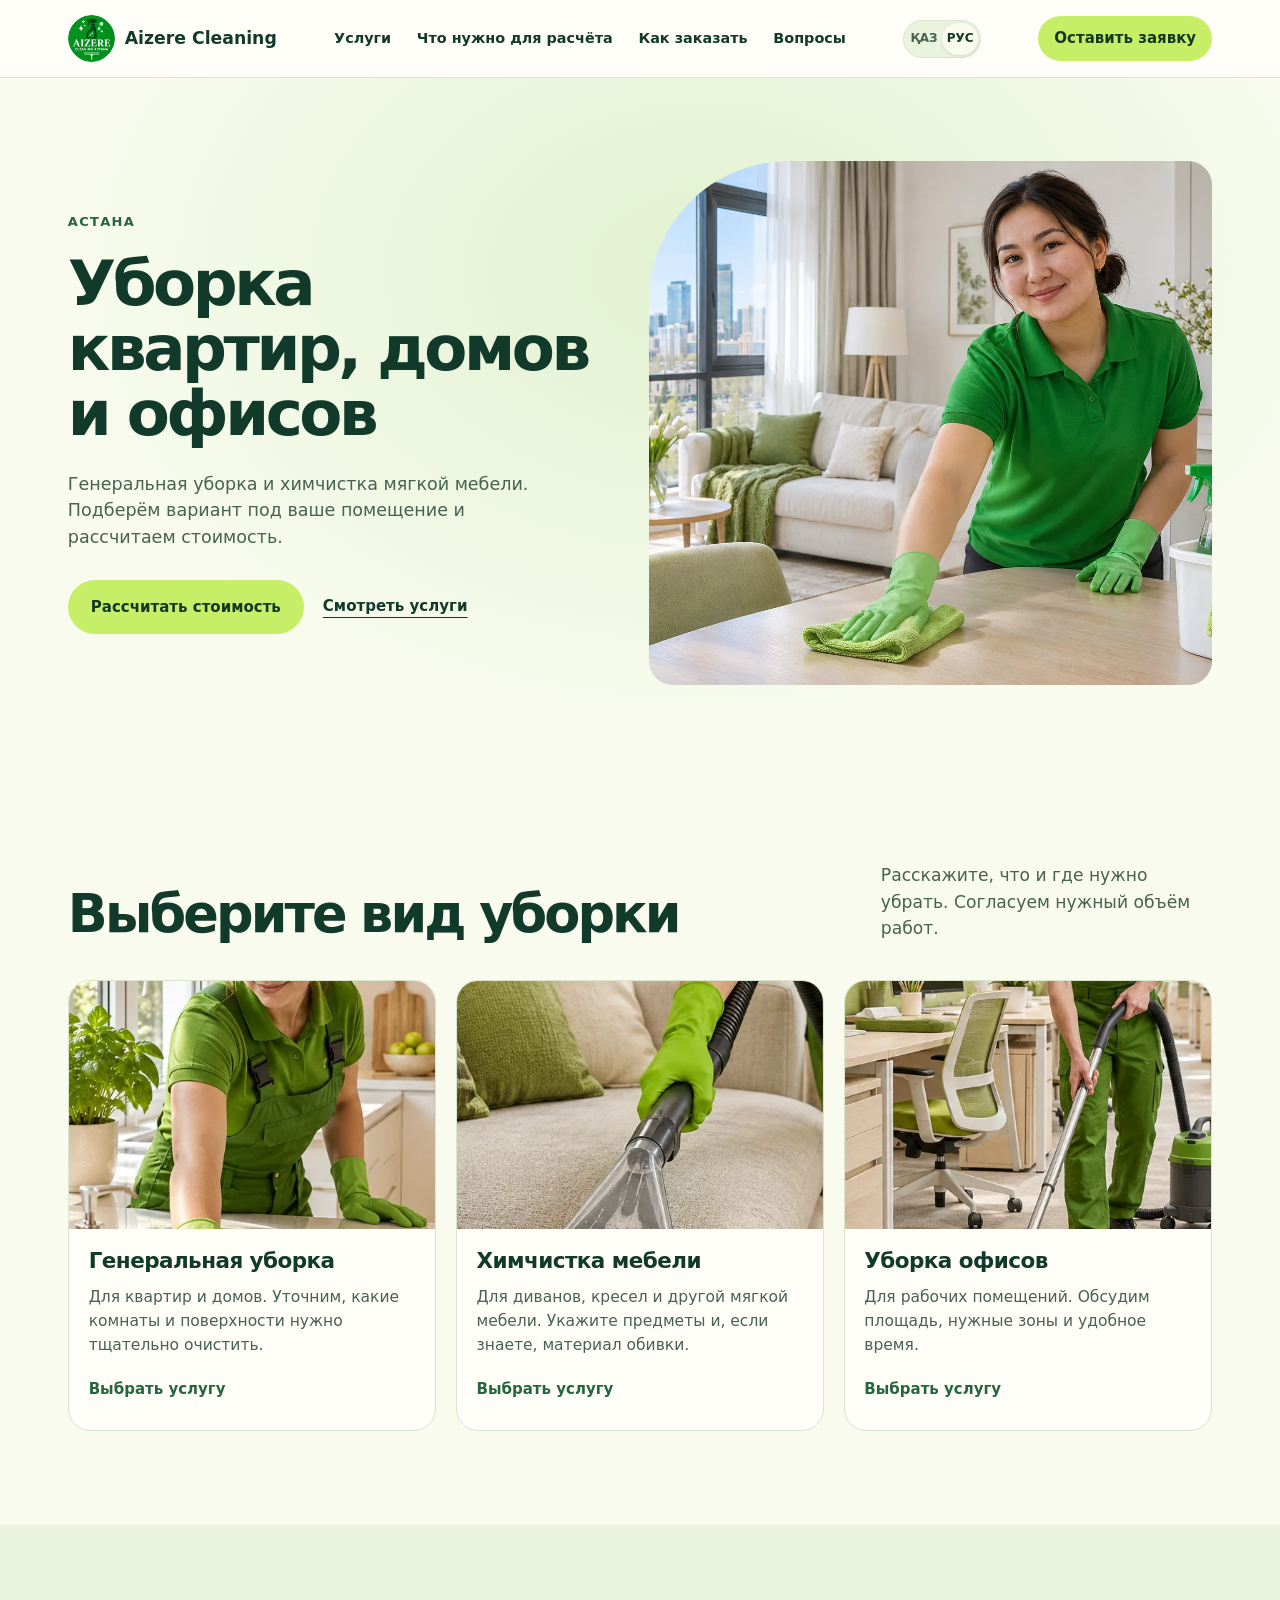
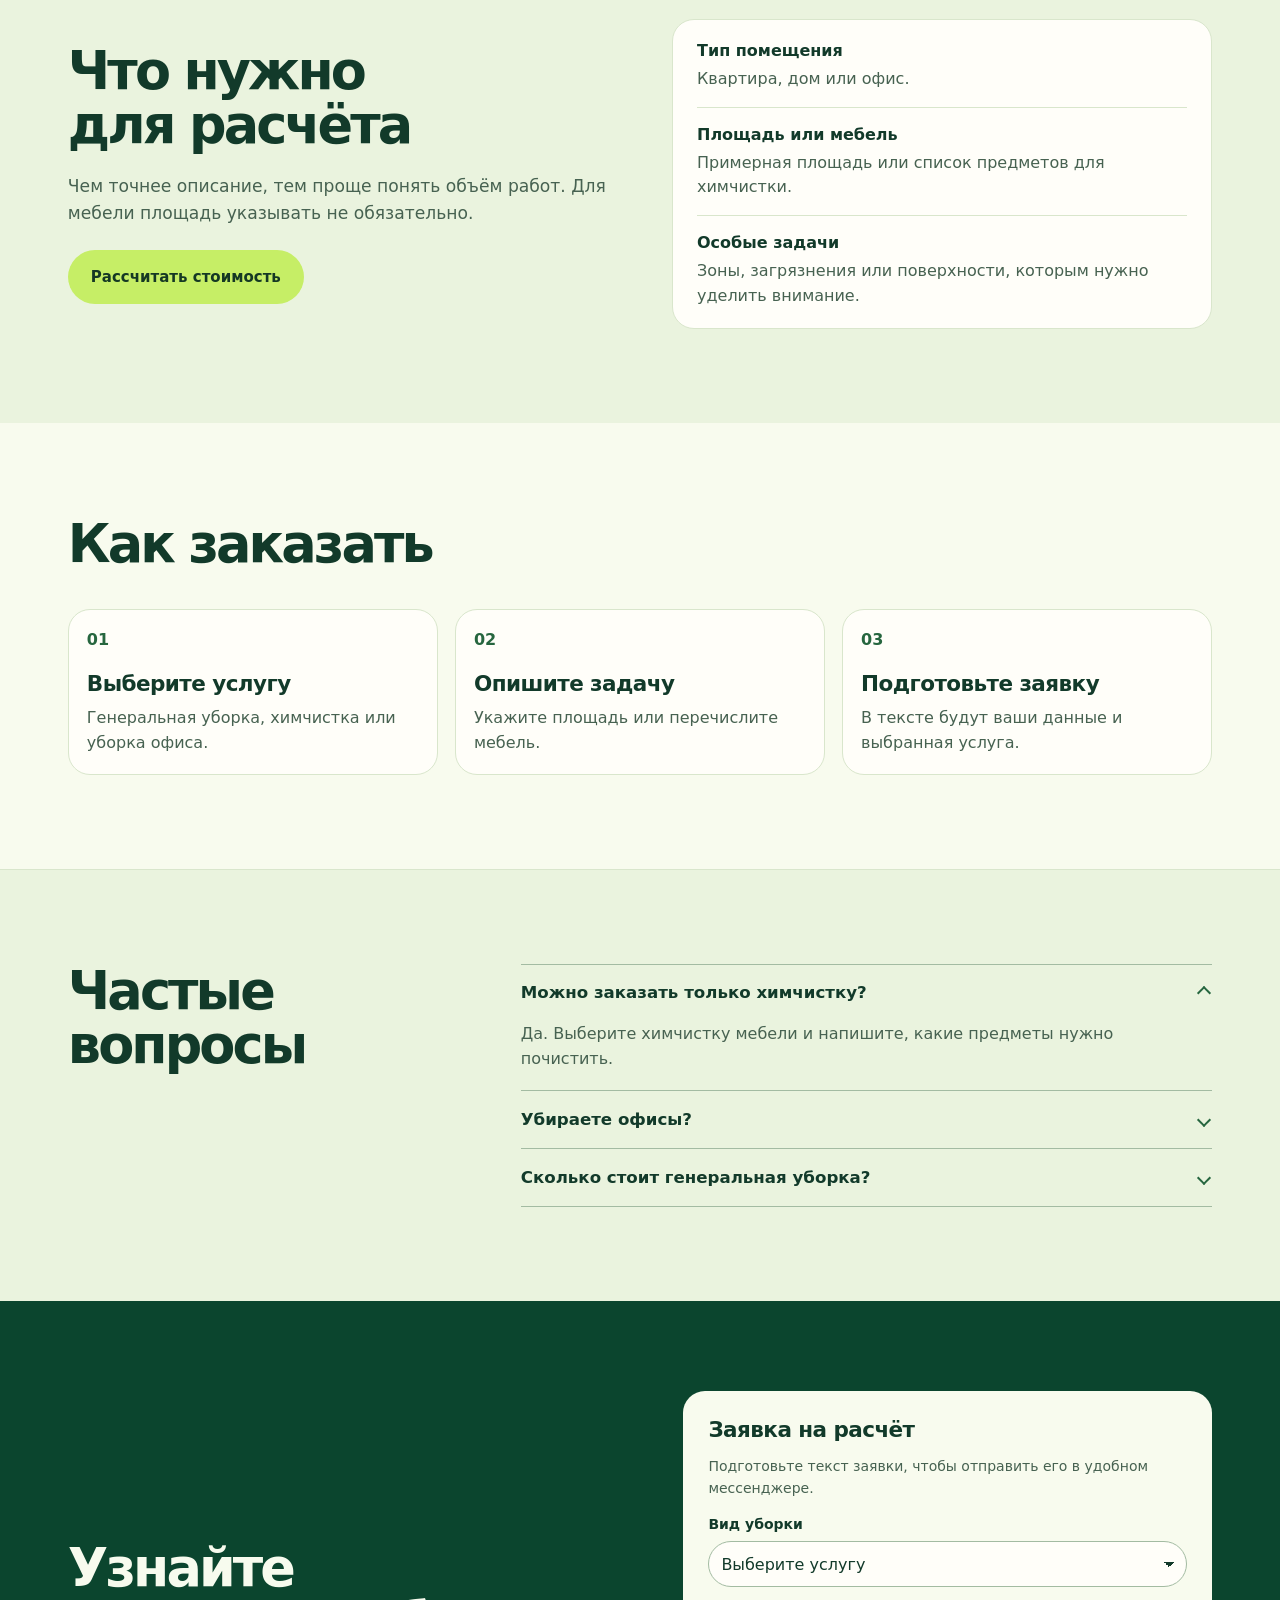
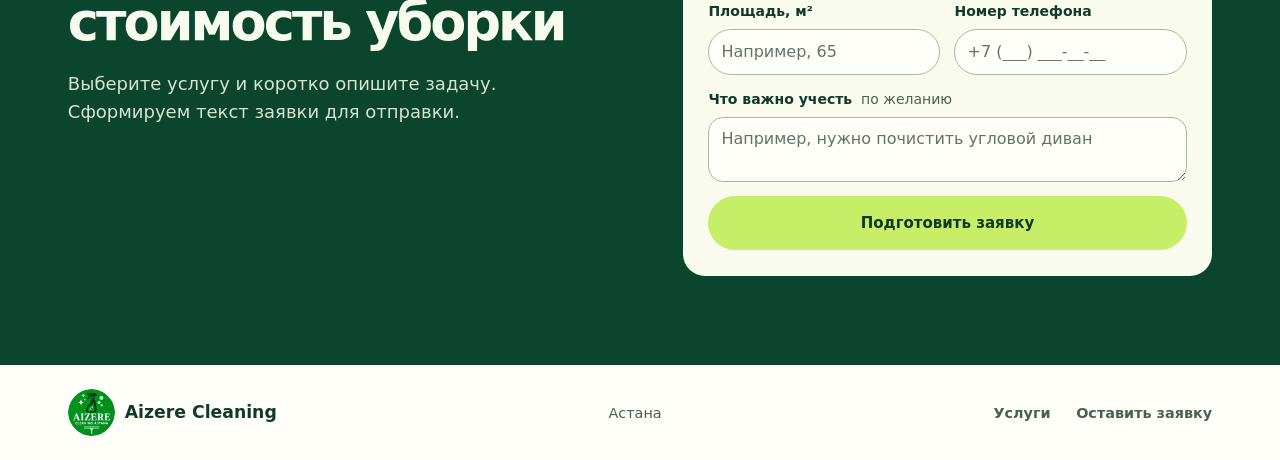
<file: index.html>
<!doctype html>
<html lang="ru">
<head>
  <meta charset="utf-8">
  <meta name="viewport" content="width=device-width, initial-scale=1">
  <meta name="description" content="Генеральная уборка и химчистка мягкой мебели. Подберём вариант под ваше помещение и рассчитаем стоимость.">
  <meta name="theme-color" content="#f7fbef">
  <title>Aizere Cleaning | Уборка квартир, домов и офисов</title>
  <link rel="alternate" hreflang="ru" href="index.html">
  <link rel="alternate" hreflang="kk" href="kk.html">
  <link rel="icon" href="assets/logo.png" type="image/png">
  <link rel="stylesheet" href="shared/landing.css">
  <link rel="stylesheet" href="shared/brand.css">
  <script src="shared/landing.js" defer></script>
</head>
<body class="aizere_cleaning" id="top" data-brand="Aizere Cleaning">
  <a class="skip-link" href="#main">Перейти к содержанию</a>
  <header class="top">
    <div class="wrap top-inner">
      <a class="logo" href="#top" aria-label="Aizere Cleaning — в начало"><img src="assets/logo.png" alt="" decoding="async"><span>Aizere<span class="logo-suffix"> Cleaning</span></span></a>
      <nav class="language-switch" aria-label="Язык сайта">
        <a href="kk.html" hreflang="kk" lang="kk" aria-label="Қазақша" data-language-link>ҚАЗ</a>
        <a href="index.html" hreflang="ru" lang="ru" aria-label="Русский" aria-current="page" data-language-link>РУС</a>
      </nav>
      <button class="menu-toggle" type="button" aria-label="Открыть меню" aria-expanded="false" aria-controls="site-nav" hidden>
        <span class="menu-icon" aria-hidden="true"><span></span><span></span><span></span></span>
        <span class="menu-label">Меню</span>
      </button>
      <nav class="nav" id="site-nav" aria-label="Главное меню">
        <a href="#services">Услуги</a>
        <a href="#details">Что нужно для расчёта</a>
        <a href="#process">Как заказать</a>
        <a href="#faq">Вопросы</a>
        <a class="mobile-menu-cta" href="#contact">Оставить заявку</a>
      </nav>
      <a class="button top-cta" href="#contact">Оставить заявку</a>
    </div>
    <div class="scroll-progress" aria-hidden="true"></div>
  </header>
  <main id="main">
    <section class="hero client-hero" aria-labelledby="hero-title">
      <div class="wrap hero-grid">
        <div class="hero-text">
          <p class="kicker">Астана</p>
          <h1 id="hero-title">Уборка квартир, домов и офисов</h1>

          <p class="description">Генеральная уборка и химчистка мягкой мебели. Подберём вариант под ваше помещение и рассчитаем стоимость.</p>
          <div class="hero-cta">
            <a class="button" href="#contact">Рассчитать стоимость</a>
            <a class="hero-link" href="#services">Смотреть услуги</a>
          </div>
        </div>
        <img class="hero-photo" src="assets/hero.webp" alt="Клинер в зелёной форме протирает стол в светлой квартире" width="1536" height="1024" fetchpriority="high">
      </div>
    </section>
    <section id="services" class="pad services" aria-labelledby="services-title">
      <div class="wrap">
        <div class="section-title" data-reveal>
          <h2 id="services-title">Выберите вид уборки</h2>
          <p class="aside">Расскажите, что и где нужно убрать. Согласуем нужный объём работ.</p>
        </div>
        <div class="cards">
          <article class="card" data-reveal>
            <div class="card-media"><img src="assets/service-1.webp" alt="" loading="lazy" width="512" height="1024"></div>
            <div class="card-body">
              <h3>Генеральная уборка</h3>
              <p>Для квартир и домов. Уточним, какие комнаты и поверхности нужно тщательно очистить.</p>
              <a class="service-link" href="#contact" data-service="Генеральная уборка">Выбрать услугу<span class="sr-only"> · Генеральная уборка</span></a>
            </div>
          </article>
          <article class="card" data-reveal>
            <div class="card-media"><img src="assets/service-2.webp" alt="" loading="lazy" width="512" height="1024"></div>
            <div class="card-body">
              <h3>Химчистка мебели</h3>
              <p>Для диванов, кресел и другой мягкой мебели. Укажите предметы и, если знаете, материал обивки.</p>
              <a class="service-link" href="#contact" data-service="Химчистка мебели">Выбрать услугу<span class="sr-only"> · Химчистка мебели</span></a>
            </div>
          </article>
          <article class="card" data-reveal>
            <div class="card-media"><img src="assets/service-3.webp" alt="" loading="lazy" width="512" height="1024"></div>
            <div class="card-body">
              <h3>Уборка офисов</h3>
              <p>Для рабочих помещений. Обсудим площадь, нужные зоны и удобное время.</p>
              <a class="service-link" href="#contact" data-service="Уборка офисов">Выбрать услугу<span class="sr-only"> · Уборка офисов</span></a>
            </div>
          </article>
        </div>
      </div>
    </section>
    <section id="details" class="pad quote-guide" aria-labelledby="details-title">
      <div class="wrap split" data-reveal>
        <div>
          <h2 id="details-title">Что нужно для расчёта</h2>
          <p class="intro">Чем точнее описание, тем проще понять объём работ. Для мебели площадь указывать не обязательно.</p>
          <a class="button" href="#contact">Рассчитать стоимость</a>
        </div>
        <dl>
          <div><dt>Тип помещения</dt><dd>Квартира, дом или офис.</dd></div>
          <div><dt>Площадь или мебель</dt><dd>Примерная площадь или список предметов для химчистки.</dd></div>
          <div><dt>Особые задачи</dt><dd>Зоны, загрязнения или поверхности, которым нужно уделить внимание.</dd></div>
        </dl>
      </div>
    </section>
    <section id="process" class="pad standards" aria-labelledby="process-title">
      <div class="wrap">
        <div class="section-title" data-reveal><h2 id="process-title">Как заказать</h2></div>
        <ol class="steps" role="list">
          <li class="step" data-reveal>
            <span class="step-number" aria-hidden="true">01</span>
            <h3>Выберите услугу</h3>
            <p>Генеральная уборка, химчистка или уборка офиса.</p>
          </li>
          <li class="step" data-reveal>
            <span class="step-number" aria-hidden="true">02</span>
            <h3>Опишите задачу</h3>
            <p>Укажите площадь или перечислите мебель.</p>
          </li>
          <li class="step" data-reveal>
            <span class="step-number" aria-hidden="true">03</span>
            <h3>Подготовьте заявку</h3>
            <p>В тексте будут ваши данные и выбранная услуга.</p>
          </li>
        </ol>
      </div>
    </section>
    <section id="faq" class="pad faq" aria-labelledby="faq-title">
      <div class="wrap" data-reveal>
        <h2 id="faq-title">Частые вопросы</h2>
        <div>
          <details name="faq" open>
            <summary>Можно заказать только химчистку?</summary>
            <p>Да. Выберите химчистку мебели и напишите, какие предметы нужно почистить.</p>
          </details>
          <details name="faq">
            <summary>Убираете офисы?</summary>
            <p>Да. Для расчёта укажите площадь офиса и какие помещения нужно убрать.</p>
          </details>
          <details name="faq">
            <summary>Сколько стоит генеральная уборка?</summary>
            <p>Стоимость зависит от площади и объёма работ. Укажите эти данные, чтобы запросить расчёт.</p>
          </details>
        </div>
      </div>
    </section>
    <section class="contact" id="contact" aria-labelledby="contact-title">
      <div class="wrap">
        <div data-reveal>
          <h2 id="contact-title">Узнайте стоимость уборки</h2>
          <p>Выберите услугу и коротко опишите задачу. Сформируем текст заявки для отправки.</p>
        </div>
        <form id="quote-form" data-reveal>
          <h3 class="full">Заявка на расчёт</h3>
          <p class="form-hint full">Подготовьте текст заявки, чтобы отправить его в удобном мессенджере.</p>
          <label class="full" for="service">Вид уборки
            <select id="service" name="service" required>
              <option value="">Выберите услугу</option>
              <option>Генеральная уборка</option>
              <option>Химчистка мебели</option>
              <option>Уборка офисов</option>
            </select>
          </label>
          <label for="area">Площадь, м²
            <input id="area" name="area" type="number" min="1" step="any" inputmode="decimal" placeholder="Например, 65">
          </label>
          <label for="phone">Номер телефона
            <input id="phone" name="phone" type="tel" autocomplete="tel" inputmode="tel" maxlength="32" placeholder="+7 (___) ___-__-__" required>
          </label>
          <label class="full" for="notes">Что важно учесть <span>по желанию</span>
            <textarea id="notes" name="notes" rows="2" maxlength="500" placeholder="Например, нужно почистить угловой диван"></textarea>
          </label>
          <button class="button full" type="submit" disabled>Подготовить заявку</button>
          <noscript class="full"><p class="form-hint">Включите JavaScript, чтобы подготовить текст заявки.</p></noscript>
          <div class="form-result full" id="quote-result" hidden>
            <p class="result-status" id="quote-status" role="status"></p>
            <label for="quote-message">Текст заявки</label>
            <textarea id="quote-message" rows="5" readonly></textarea>
            <div class="result-actions">
              <button class="button button-outline" id="quote-copy" type="button">Скопировать</button>
              <button class="button" id="quote-share" type="button" hidden>Поделиться</button>
            </div>
          </div>
        </form>
      </div>
    </section>
  </main>
  <footer class="foot">
    <div class="wrap">
      <a class="logo" href="#top" aria-label="Aizere Cleaning — в начало"><img src="assets/logo.png" alt="" decoding="async"><span>Aizere Cleaning</span></a>
      <span>Астана</span>
      <nav aria-label="Подвал">
        <a href="#services">Услуги</a>
        <a href="#contact">Оставить заявку</a>
      </nav>
    </div>
  </footer>
</body>
</html>
</file>
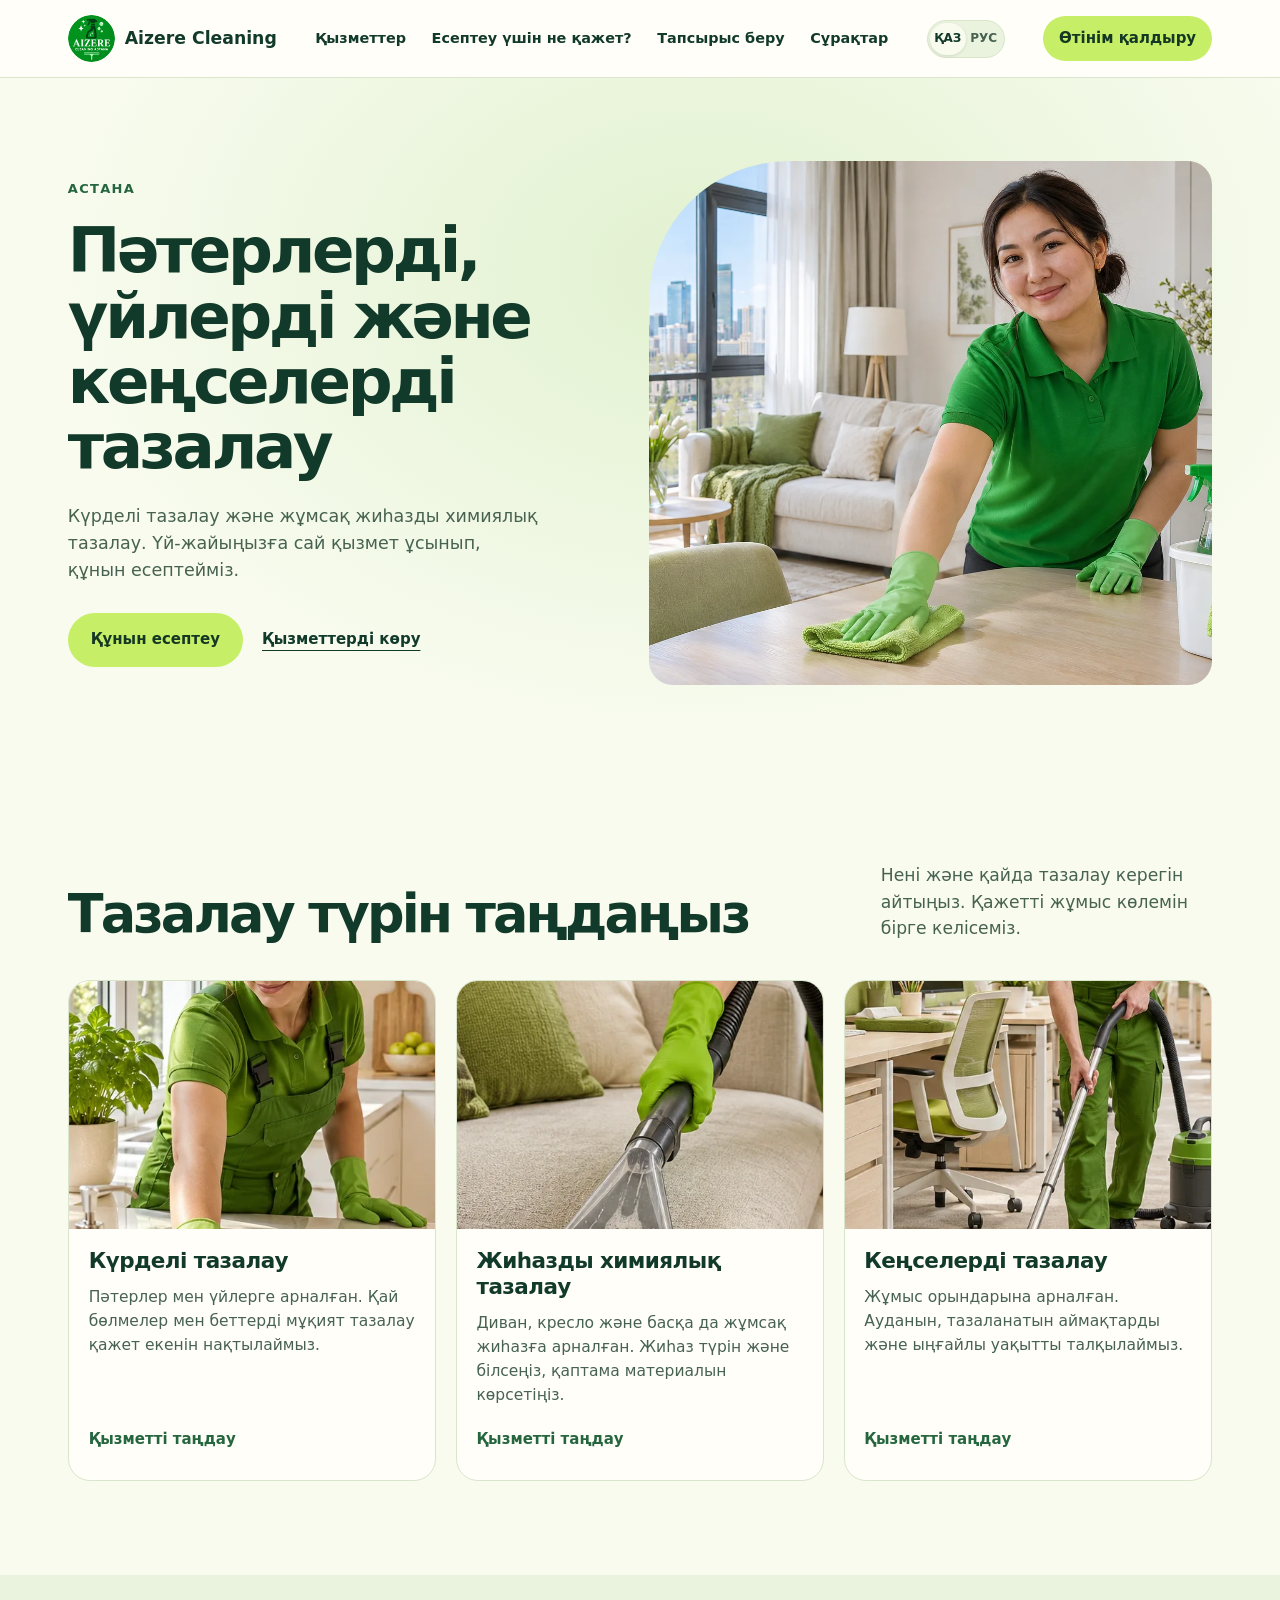
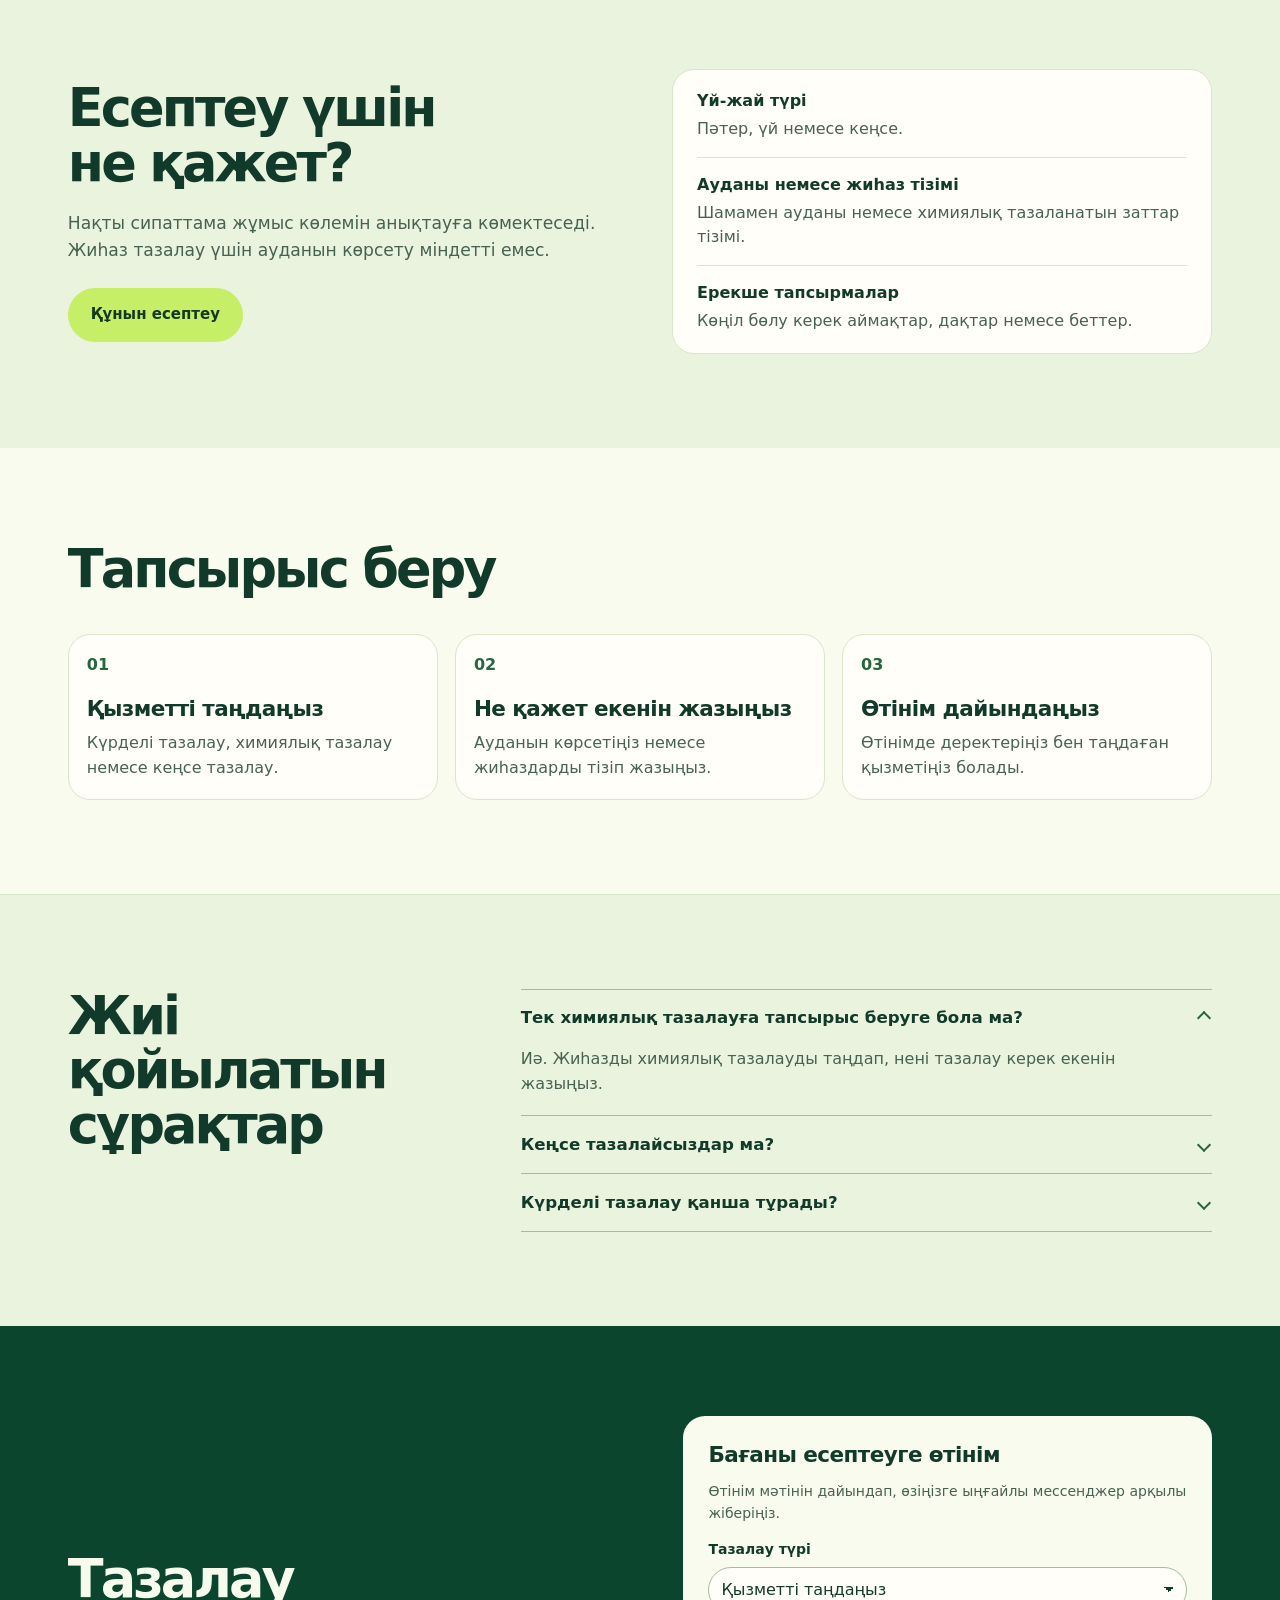
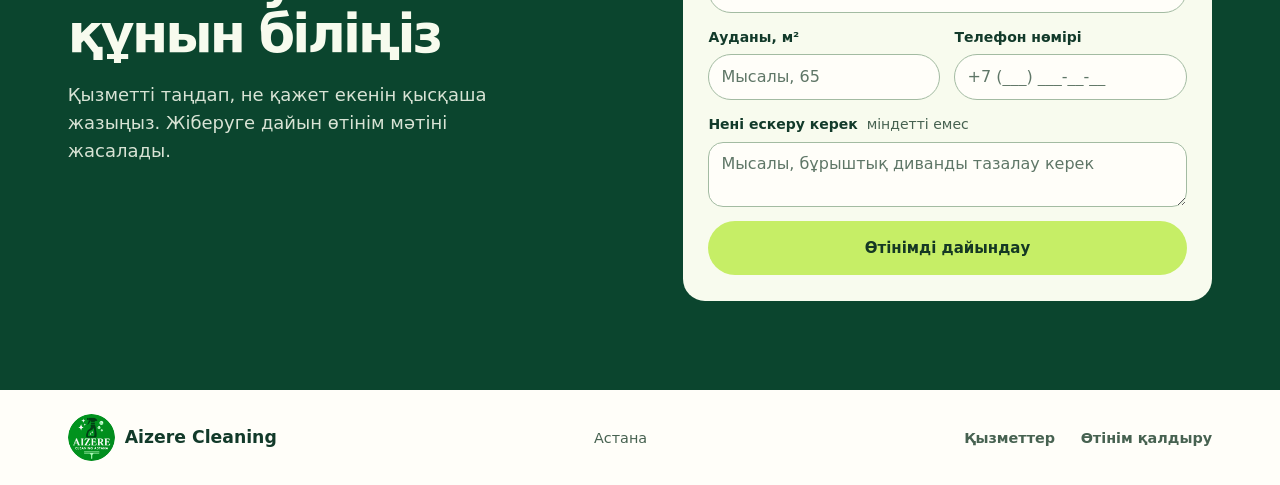
<file: kk.html>
<!doctype html>
<html lang="kk">
<head>
  <meta charset="utf-8">
  <meta name="viewport" content="width=device-width, initial-scale=1">
  <meta name="description" content="Күрделі тазалау және жұмсақ жиһазды химиялық тазалау. Үй-жайыңызға сай қызмет ұсынып, құнын есептейміз.">
  <meta name="theme-color" content="#f7fbef">
  <title>Aizere Cleaning | Пәтерлерді, үйлерді және кеңселерді тазалау</title>
  <link rel="alternate" hreflang="ru" href="index.html">
  <link rel="alternate" hreflang="kk" href="kk.html">
  <link rel="icon" href="assets/logo.png" type="image/png">
  <link rel="stylesheet" href="shared/landing.css">
  <link rel="stylesheet" href="shared/brand.css">
  <script src="shared/landing.js" defer></script>
</head>
<body class="aizere_cleaning" id="top" data-brand="Aizere Cleaning">
  <a class="skip-link" href="#main">Мазмұнға өту</a>
  <header class="top">
    <div class="wrap top-inner">
      <a class="logo" href="#top" aria-label="Aizere Cleaning — беттің басына"><img src="assets/logo.png" alt="" decoding="async"><span>Aizere<span class="logo-suffix"> Cleaning</span></span></a>
      <nav class="language-switch" aria-label="Сайт тілі">
        <a href="kk.html" hreflang="kk" lang="kk" aria-label="Қазақша" aria-current="page" data-language-link>ҚАЗ</a>
        <a href="index.html" hreflang="ru" lang="ru" aria-label="Русский" data-language-link>РУС</a>
      </nav>
      <button class="menu-toggle" type="button" aria-label="Мәзірді ашу" aria-expanded="false" aria-controls="site-nav" hidden>
        <span class="menu-icon" aria-hidden="true"><span></span><span></span><span></span></span>
        <span class="menu-label">Мәзір</span>
      </button>
      <nav class="nav" id="site-nav" aria-label="Басты мәзір">
        <a href="#services">Қызметтер</a>
        <a href="#details">Есептеу үшін не қажет?</a>
        <a href="#process">Тапсырыс беру</a>
        <a href="#faq">Сұрақтар</a>
        <a class="mobile-menu-cta" href="#contact">Өтінім қалдыру</a>
      </nav>
      <a class="button top-cta" href="#contact">Өтінім қалдыру</a>
    </div>
    <div class="scroll-progress" aria-hidden="true"></div>
  </header>
  <main id="main">
    <section class="hero client-hero" aria-labelledby="hero-title">
      <div class="wrap hero-grid">
        <div class="hero-text">
          <p class="kicker">Астана</p>
          <h1 id="hero-title">Пәтерлерді, үйлерді және кеңселерді тазалау</h1>

          <p class="description">Күрделі тазалау және жұмсақ жиһазды химиялық тазалау. Үй-жайыңызға сай қызмет ұсынып, құнын есептейміз.</p>
          <div class="hero-cta">
            <a class="button" href="#contact">Құнын есептеу</a>
            <a class="hero-link" href="#services">Қызметтерді көру</a>
          </div>
        </div>
        <img class="hero-photo" src="assets/hero.webp" alt="Жасыл киімдегі клинер жарық пәтерде үстелді сүртіп жатыр" width="1536" height="1024" fetchpriority="high">
      </div>
    </section>
    <section id="services" class="pad services" aria-labelledby="services-title">
      <div class="wrap">
        <div class="section-title" data-reveal>
          <h2 id="services-title">Тазалау түрін таңдаңыз</h2>
          <p class="aside">Нені және қайда тазалау керегін айтыңыз. Қажетті жұмыс көлемін бірге келісеміз.</p>
        </div>
        <div class="cards">
          <article class="card" data-reveal>
            <div class="card-media"><img src="assets/service-1.webp" alt="" loading="lazy" width="512" height="1024"></div>
            <div class="card-body">
              <h3>Күрделі тазалау</h3>
              <p>Пәтерлер мен үйлерге арналған. Қай бөлмелер мен беттерді мұқият тазалау қажет екенін нақтылаймыз.</p>
              <a class="service-link" href="#contact" data-service="Күрделі тазалау">Қызметті таңдау<span class="sr-only"> · Күрделі тазалау</span></a>
            </div>
          </article>
          <article class="card" data-reveal>
            <div class="card-media"><img src="assets/service-2.webp" alt="" loading="lazy" width="512" height="1024"></div>
            <div class="card-body">
              <h3>Жиһазды химиялық тазалау</h3>
              <p>Диван, кресло және басқа да жұмсақ жиһазға арналған. Жиһаз түрін және білсеңіз, қаптама материалын көрсетіңіз.</p>
              <a class="service-link" href="#contact" data-service="Жиһазды химиялық тазалау">Қызметті таңдау<span class="sr-only"> · Жиһазды химиялық тазалау</span></a>
            </div>
          </article>
          <article class="card" data-reveal>
            <div class="card-media"><img src="assets/service-3.webp" alt="" loading="lazy" width="512" height="1024"></div>
            <div class="card-body">
              <h3>Кеңселерді тазалау</h3>
              <p>Жұмыс орындарына арналған. Ауданын, тазаланатын аймақтарды және ыңғайлы уақытты талқылаймыз.</p>
              <a class="service-link" href="#contact" data-service="Кеңселерді тазалау">Қызметті таңдау<span class="sr-only"> · Кеңселерді тазалау</span></a>
            </div>
          </article>
        </div>
      </div>
    </section>
    <section id="details" class="pad quote-guide" aria-labelledby="details-title">
      <div class="wrap split" data-reveal>
        <div>
          <h2 id="details-title">Есептеу үшін не қажет?</h2>
          <p class="intro">Нақты сипаттама жұмыс көлемін анықтауға көмектеседі. Жиһаз тазалау үшін ауданын көрсету міндетті емес.</p>
          <a class="button" href="#contact">Құнын есептеу</a>
        </div>
        <dl>
          <div><dt>Үй-жай түрі</dt><dd>Пәтер, үй немесе кеңсе.</dd></div>
          <div><dt>Ауданы немесе жиһаз тізімі</dt><dd>Шамамен ауданы немесе химиялық тазаланатын заттар тізімі.</dd></div>
          <div><dt>Ерекше тапсырмалар</dt><dd>Көңіл бөлу керек аймақтар, дақтар немесе беттер.</dd></div>
        </dl>
      </div>
    </section>
    <section id="process" class="pad standards" aria-labelledby="process-title">
      <div class="wrap">
        <div class="section-title" data-reveal><h2 id="process-title">Тапсырыс беру</h2></div>
        <ol class="steps" role="list">
          <li class="step" data-reveal>
            <span class="step-number" aria-hidden="true">01</span>
            <h3>Қызметті таңдаңыз</h3>
            <p>Күрделі тазалау, химиялық тазалау немесе кеңсе тазалау.</p>
          </li>
          <li class="step" data-reveal>
            <span class="step-number" aria-hidden="true">02</span>
            <h3>Не қажет екенін жазыңыз</h3>
            <p>Ауданын көрсетіңіз немесе жиһаздарды тізіп жазыңыз.</p>
          </li>
          <li class="step" data-reveal>
            <span class="step-number" aria-hidden="true">03</span>
            <h3>Өтінім дайындаңыз</h3>
            <p>Өтінімде деректеріңіз бен таңдаған қызметіңіз болады.</p>
          </li>
        </ol>
      </div>
    </section>
    <section id="faq" class="pad faq" aria-labelledby="faq-title">
      <div class="wrap" data-reveal>
        <h2 id="faq-title">Жиі қойылатын сұрақтар</h2>
        <div>
          <details name="faq" open>
            <summary>Тек химиялық тазалауға тапсырыс беруге бола ма?</summary>
            <p>Иә. Жиһазды химиялық тазалауды таңдап, нені тазалау керек екенін жазыңыз.</p>
          </details>
          <details name="faq">
            <summary>Кеңсе тазалайсыздар ма?</summary>
            <p>Иә. Бағаны есептеу үшін кеңсенің ауданын және тазаланатын бөлмелерді көрсетіңіз.</p>
          </details>
          <details name="faq">
            <summary>Күрделі тазалау қанша тұрады?</summary>
            <p>Баға аудан мен жұмыс көлеміне байланысты. Есептеу үшін осы мәліметтерді көрсетіңіз.</p>
          </details>
        </div>
      </div>
    </section>
    <section class="contact" id="contact" aria-labelledby="contact-title">
      <div class="wrap">
        <div data-reveal>
          <h2 id="contact-title">Тазалау құнын біліңіз</h2>
          <p>Қызметті таңдап, не қажет екенін қысқаша жазыңыз. Жіберуге дайын өтінім мәтіні жасалады.</p>
        </div>
        <form id="quote-form" data-reveal>
          <h3 class="full">Бағаны есептеуге өтінім</h3>
          <p class="form-hint full">Өтінім мәтінін дайындап, өзіңізге ыңғайлы мессенджер арқылы жіберіңіз.</p>
          <label class="full" for="service">Тазалау түрі
            <select id="service" name="service" required>
              <option value="">Қызметті таңдаңыз</option>
              <option>Күрделі тазалау</option>
              <option>Жиһазды химиялық тазалау</option>
              <option>Кеңселерді тазалау</option>
            </select>
          </label>
          <label for="area">Ауданы, м²
            <input id="area" name="area" type="number" min="1" step="any" inputmode="decimal" placeholder="Мысалы, 65">
          </label>
          <label for="phone">Телефон нөмірі
            <input id="phone" name="phone" type="tel" autocomplete="tel" inputmode="tel" maxlength="32" placeholder="+7 (___) ___-__-__" required>
          </label>
          <label class="full" for="notes">Нені ескеру керек <span>міндетті емес</span>
            <textarea id="notes" name="notes" rows="2" maxlength="500" placeholder="Мысалы, бұрыштық диванды тазалау керек"></textarea>
          </label>
          <button class="button full" type="submit" disabled>Өтінімді дайындау</button>
          <noscript class="full"><p class="form-hint">Өтінім мәтінін дайындау үшін JavaScript қосыңыз.</p></noscript>
          <div class="form-result full" id="quote-result" hidden>
            <p class="result-status" id="quote-status" role="status"></p>
            <label for="quote-message">Өтінім мәтіні</label>
            <textarea id="quote-message" rows="5" readonly></textarea>
            <div class="result-actions">
              <button class="button button-outline" id="quote-copy" type="button">Көшіру</button>
              <button class="button" id="quote-share" type="button" hidden>Бөлісу</button>
            </div>
          </div>
        </form>
      </div>
    </section>
  </main>
  <footer class="foot">
    <div class="wrap">
      <a class="logo" href="#top" aria-label="Aizere Cleaning — беттің басына"><img src="assets/logo.png" alt="" decoding="async"><span>Aizere Cleaning</span></a>
      <span>Астана</span>
      <nav aria-label="Беттің төменгі бөлігі">
        <a href="#services">Қызметтер</a>
        <a href="#contact">Өтінім қалдыру</a>
      </nav>
    </div>
  </footer>
</body>
</html>
</file>
<file: shared/landing.css>
* { box-sizing: border-box; }

:root {
  font-family: system-ui, -apple-system, "Segoe UI", sans-serif;
  font-synthesis: none;
  scroll-behavior: smooth;
  scroll-padding-top: 96px;
}

body {
  margin: 0;
  background: var(--paper);
  color: var(--ink);
  font-size: 1rem;
  line-height: 1.55;
}

[hidden] { display: none !important; }
a { color: inherit; text-decoration: none; }
img { display: block; max-width: 100%; }
h1, h2, h3, p, figure { margin: 0; }

h1, h2 {
  font-weight: 760;
  letter-spacing: -.055em;
  line-height: 1.04;
  text-wrap: balance;
}

h1 { font-size: clamp(3rem, 5.5vw, 5.35rem); }
h2 { font-size: clamp(2.25rem, 4.1vw, 4.2rem); }
h3 {
  font-size: clamp(1.2rem, 1.68vw, 1.48rem);
  line-height: 1.2;
  letter-spacing: -.026em;
}

:focus-visible {
  outline: 3px solid var(--focus, #007abd);
  outline-offset: 5px;
}

.sr-only, .skip-link:not(:focus) {
  position: absolute;
  width: 1px;
  height: 1px;
  padding: 0;
  margin: -1px;
  overflow: hidden;
  clip-path: inset(50%);
  white-space: nowrap;
}

.skip-link:focus {
  position: fixed;
  z-index: 10;
  top: 10px;
  left: 10px;
  padding: 12px 16px;
  color: var(--ink);
  background: var(--paper);
  border-radius: var(--small);
}

.wrap {
  width: min(1220px, calc(100% - 2 * clamp(20px, 5.3vw, 76px)));
  margin-inline: auto;
}

.pad { padding-block: clamp(64px, 7.35vw, 106px); }

.button, .menu-toggle {
  display: inline-flex;
  align-items: center;
  justify-content: center;
  gap: 10px;
  min-height: 54px;
  padding: 13px 22px;
  border: 1px solid transparent;
  border-radius: var(--small);
  background: var(--accent);
  color: var(--button-ink);
  font: inherit;
  font-size: .9375rem;
  font-weight: 750;
  line-height: 1.25;
  text-align: center;
  cursor: pointer;
  transition: background-color .2s ease, color .2s ease, box-shadow .2s ease, translate .24s ease;
}

.button:hover {
  background: var(--accent-hover);
  box-shadow: 0 7px 18px rgb(13 41 30 / .12);
  translate: 0 -2px;
}

.button:active { translate: 0 0; }
.button:disabled { opacity: .65; cursor: default; translate: none; box-shadow: none; }
.button-outline { background: transparent; border-color: var(--line-strong); color: var(--ink); }
.button-outline:hover { background: var(--tint); }

.top {
  position: sticky;
  z-index: 5;
  top: 0;
  background: var(--header, var(--paper));
  border-bottom: 1px solid var(--line);
  transition: box-shadow .25s ease;
}

.top.is-scrolled { box-shadow: 0 8px 26px rgb(12 38 28 / .08); }

.top-inner, .foot .wrap {
  position: relative;
  display: flex;
  align-items: center;
  justify-content: space-between;
  gap: 22px;
}

.top-inner { min-height: 77px; }

.logo {
  display: inline-flex;
  align-items: center;
  flex: none;
  gap: 10px;
  font-size: clamp(.95rem, 1.35vw, 1.2rem);
  font-weight: 760;
}

.logo img { width: auto; height: 43px; object-fit: contain; }

.nav, .foot nav {
  display: flex;
  align-items: center;
  gap: clamp(16px, 2vw, 31px);
  font-size: .9rem;
  font-weight: 620;
}

.nav a, .foot nav a, .hero-link {
  text-decoration: underline;
  text-decoration-thickness: 1px;
  text-decoration-color: transparent;
  text-underline-offset: 6px;
  transition: text-decoration-color .2s ease, color .2s ease;
}

.nav a:hover, .foot nav a:hover, .hero-link:hover { text-decoration-color: currentColor; }
.top-cta { min-height: 45px; padding: 11px 15px; }
.menu-toggle { display: none; }

.hero { position: relative; isolation: isolate; overflow: clip; }
.hero-grid { position: relative; }
.hero-text { position: relative; z-index: 1; padding-block: 34px; }
.hero-photo { width: 100%; object-fit: cover; }
.hero h1 span { color: var(--hero-accent, var(--mark)); }

.kicker {
  margin-bottom: 19px;
  color: var(--hero-muted, var(--mark));
  font-size: .8125rem;
  font-weight: 750;
  letter-spacing: .1em;
  text-transform: uppercase;
}

.hero .description {
  max-width: 475px;
  margin-block: 24px 29px;
  color: var(--hero-muted, var(--muted));
  font-size: clamp(1.08rem, 1.37vw, 1.24rem);
  line-height: 1.53;
}

.hero-cta { display: flex; align-items: center; flex-wrap: wrap; gap: 19px; }
.hero-link { font-size: .94rem; font-weight: 650; text-decoration-color: currentColor; }

.feature-strip {
  background: var(--strip, var(--tint));
  border-bottom: 1px solid var(--line);
}

.feature-strip .wrap {
  display: grid;
  grid-template-columns: repeat(3, minmax(0, 1fr));
  align-items: center;
  min-height: 102px;
  gap: 24px;
  margin-block: 0;
  padding: 16px 0;
  list-style: none;
}

.feature-strip li {
  display: flex;
  align-items: center;
  gap: 13px;
  font-weight: 650;
  line-height: 1.33;
}

.feature-strip li::before {
  content: "";
  display: block;
  flex: 0 0 30px;
  height: 30px;
  border: 1px solid var(--line-strong);
  border-radius: 50%;
  background:
    linear-gradient(45deg, transparent 44%, var(--mark) 45% 57%, transparent 58%) 8px 14px / 7px 6px,
    linear-gradient(-45deg, transparent 44%, var(--mark) 45% 57%, transparent 58%) 12px 10px / 10px 10px;
  background-repeat: no-repeat;
}

.section-title {
  display: grid;
  grid-template-columns: minmax(0, 1.4fr) minmax(0, .6fr);
  align-items: end;
  gap: 40px;
  margin-bottom: 38px;
}

.section-title .aside, .intro {
  color: var(--muted);
  font-size: clamp(1rem, 1.34vw, 1.16rem);
}

.section-title .aside { max-width: 400px; }

.cards {
  display: grid;
  grid-template-columns: repeat(4, minmax(0, 1fr));
  gap: clamp(12px, 1.5vw, 21px);
}

.card {
  display: flex;
  flex-direction: column;
  overflow: hidden;
  border: 1px solid var(--line);
  border-radius: var(--radius);
  background: var(--card, #fff);
  transition: border-color .24s ease, box-shadow .28s ease, translate .28s ease;
}

@media (hover: hover) {
  .card:hover {
    border-color: var(--line-strong);
    box-shadow: 0 12px 30px rgb(19 53 40 / .09);
    translate: 0 -4px;
  }

  .card:hover img { scale: 1.045; }
}

.card:focus-within { border-color: var(--mark); }
.card-media { overflow: hidden; }
.card img {
  width: 100%;
  height: 100%;
  min-height: 160px;
  aspect-ratio: 1.52;
  object-fit: cover;
  transition: scale .55s cubic-bezier(.2, .65, .3, 1);
}

.card-body {
  display: flex;
  flex: 1;
  flex-direction: column;
  align-items: start;
  gap: 11px;
  min-width: 0;
  padding: clamp(17px, 1.55vw, 23px);
}

.card-body p { color: var(--muted); font-size: .97rem; }
.card-body .price { padding-top: 2px; color: var(--ink); font-weight: 760; }

.service-link {
  display: inline-flex;
  align-items: center;
  min-height: 42px;
  margin-top: auto;
  color: var(--mark);
  font-size: .9375rem;
  font-weight: 750;
  text-decoration: underline;
  text-decoration-thickness: 1px;
  text-underline-offset: 4px;
  text-decoration-color: transparent;
  transition: text-decoration-color .2s ease;
}

.service-link:hover { text-decoration-color: currentColor; }
.pricing-note { margin-top: 20px; color: var(--muted); font-size: .9375rem; }

.secondary, .faq { background: var(--tint); }

.split, .proof .wrap, .contact .wrap, .faq .wrap {
  display: grid;
  grid-template-columns: minmax(0, 1fr) minmax(0, 1fr);
  align-items: center;
  gap: clamp(32px, 5vw, 74px);
}

.split h2, .proof h2, .contact h2 { margin-bottom: 20px; }
.split .intro, .proof .intro { margin-bottom: 24px; }

.photobox {
  width: 100%;
  height: clamp(340px, 35vw, 500px);
  border-radius: var(--radius);
  object-fit: cover;
}

.rows { margin: 0; padding: 0; list-style: none; }
.rows li {
  display: flex;
  align-items: baseline;
  gap: 12px;
  padding-block: 13px;
  border-top: 1px solid var(--line);
}

.rows li::before {
  content: "";
  align-self: start;
  flex: 0 0 6px;
  height: 6px;
  margin-top: .64em;
  border-radius: 50%;
  background: var(--mark);
}

.proof .wrap { grid-template-columns: minmax(0, .78fr) minmax(0, 1.22fr); }
.standards { border-bottom: 1px solid var(--line); }

.steps {
  display: grid;
  grid-template-columns: repeat(var(--step-count, 3), minmax(0, 1fr));
  gap: 17px;
  margin: 0;
  padding: 0;
  list-style: none;
}

.step { padding: 23px 16px 0 0; border-top: 1px solid var(--line); }
.step-number { display: block; margin-bottom: 18px; color: var(--mark); font-weight: 750; }
.step p { margin-top: 9px; color: var(--muted); }

.faq .wrap {
  grid-template-columns: minmax(0, .72fr) minmax(0, 1.28fr);
  align-items: start;
}

.faq details { border-top: 1px solid var(--line-strong); }
.faq details:last-child { border-bottom: 1px solid var(--line-strong); }

.faq summary {
  display: flex;
  align-items: center;
  justify-content: space-between;
  gap: 20px;
  min-height: 57px;
  padding-block: 14px;
  list-style: none;
  font-size: clamp(1rem, 1.3vw, 1.15rem);
  font-weight: 700;
  cursor: pointer;
}

.faq summary::-webkit-details-marker { display: none; }
.faq summary::after {
  content: "";
  flex: 0 0 8px;
  height: 8px;
  margin-right: 3px;
  border-right: 2px solid var(--mark);
  border-bottom: 2px solid var(--mark);
  rotate: 45deg;
  transition: rotate .25s ease;
}
.faq details[open] summary::after { rotate: 225deg; }
.faq details p { max-width: 610px; padding-bottom: 19px; color: var(--muted); }
.faq details[open] p { animation: answer-in .28s ease both; }

.contact {
  padding-block: clamp(62px, 7vw, 101px);
  background: var(--strong);
  color: var(--strong-ink);
}

.contact .wrap { grid-template-columns: minmax(0, 1.02fr) minmax(0, .98fr); }
.contact .wrap > div > p { max-width: 440px; opacity: .87; font-size: 1.125rem; }

.contact form {
  display: grid;
  grid-template-columns: repeat(2, minmax(0, 1fr));
  gap: 14px;
  padding: clamp(18px, 2vw, 30px);
  border-radius: var(--radius);
  background: var(--paper);
  color: var(--ink);
}

.contact .full { grid-column: 1 / -1; }
.contact label { display: block; min-width: 0; font-size: .875rem; font-weight: 700; }
.contact label span { margin-left: 4px; color: var(--muted); font-weight: 480; }
.form-hint { color: var(--muted); font-size: .875rem; }

.contact input, .contact select, .contact textarea {
  display: block;
  width: 100%;
  min-height: 46px;
  margin-top: 6px;
  padding: 10px 12px;
  border: 1px solid var(--line-strong);
  border-radius: var(--small);
  background: var(--card, #fff);
  color: var(--ink);
  font: inherit;
  font-size: 1rem;
  font-weight: 450;
  line-height: 1.35;
}

.contact input::placeholder, .contact textarea::placeholder { color: var(--muted); opacity: .87; }
.contact textarea { resize: vertical; }

.contact select {
  appearance: none;
  padding-right: 36px;
  background:
    linear-gradient(45deg, transparent 50%, currentColor 50%) right 17px center / 5px 5px no-repeat,
    linear-gradient(135deg, currentColor 50%, transparent 50%) right 12px center / 5px 5px no-repeat,
    var(--card, #fff);
}

.form-result {
  display: grid;
  gap: 11px;
  padding: 16px;
  border: 1px solid var(--line);
  border-radius: var(--small);
  background: var(--tint);
}

.result-status { color: var(--mark); font-size: .9rem; font-weight: 680; }
.result-actions { display: flex; gap: 8px; flex-wrap: wrap; }
.result-actions .button { min-height: 43px; padding: 8px 12px; }

.foot { background: var(--header, var(--paper)); color: var(--muted); font-size: .9rem; }
.foot .wrap { min-height: 95px; padding-block: 18px; }
.foot .logo { color: var(--ink); }

/* Each brand keeps the layout and palette from its desktop concept. */
.delegiruyu {
  --paper: #f7f5ee;
  --ink: #142e28;
  --muted: #4e635a;
  --line: #d6ded3;
  --line-strong: #adbbaf;
  --tint: #e9f0e9;
  --strong: #0a3029;
  --strong-ink: #f7f5ec;
  --accent: #e8c68e;
  --accent-hover: #f3d7a8;
  --button-ink: #18251e;
  --mark: #146c5c;
  --focus: #15816b;
  --small: 6px;
  --radius: 10px;
  --step-count: 4;
}

.delegiruyu .hero {
  --hero-accent: #e8c68e;
  --hero-muted: #e1ece2;
  --focus: #ffdea8;
  display: grid;
  min-height: clamp(615px, 49vw, 734px);
  align-items: center;
  background: #082822;
  color: #f6f4e9;
}

.delegiruyu .hero-photo {
  position: absolute;
  inset: 0;
  height: 100%;
  object-position: center 54%;
}

.delegiruyu .hero::after {
  position: absolute;
  z-index: 0;
  inset: 0;
  background: linear-gradient(90deg, #072620 3%, rgb(7 38 32 / .97) 20%, rgb(7 38 32 / .75) 43%, rgb(7 38 32 / .11) 76%, transparent);
  content: "";
}

.delegiruyu .hero h1 { max-width: 15ch; }
.delegiruyu .standards {
  --muted: #d0ded2;
  --line: #426356;
  --mark: #e8c68e;
  background: #113a31;
  color: #f6f2e9;
}

.dcleaning {
  --paper: #f9fcff;
  --ink: #102740;
  --muted: #466079;
  --line: #d5e3ee;
  --line-strong: #a5bfd1;
  --tint: #e9f6ff;
  --strip: #dff2ff;
  --strong: #075292;
  --strong-ink: #fff;
  --accent: #0074b3;
  --accent-hover: #005f93;
  --button-ink: #fff;
  --mark: #006aa4;
  --focus: #0073af;
  --small: 11px;
  --radius: 19px;
}

.dcleaning .hero {
  padding-block: 37px 58px;
  background: radial-gradient(ellipse at 76% 0, #d5f1ff, transparent 65%), var(--paper);
}

.dcleaning .hero-grid, .adal_cleaning .hero-grid {
  display: grid;
  grid-template-columns: minmax(0, .93fr) minmax(0, 1.07fr);
  gap: clamp(18px, 3vw, 43px);
  align-items: center;
}

.dcleaning .hero-photo {
  height: clamp(420px, 40vw, 558px);
  border-radius: clamp(68px, 9vw, 130px) 22px;
  object-position: 60% center;
}

.dcleaning .cards { grid-template-columns: repeat(2, minmax(0, 1fr)); }
.dcleaning .card { display: grid; grid-template-columns: minmax(0, .95fr) minmax(0, 1.05fr); }
.dcleaning .card img { min-height: 214px; }
.dcleaning .secondary .photobox { order: -1; border-radius: 22px clamp(55px, 7vw, 100px); }
.dcleaning .step { padding: 21px; border: 1px solid var(--line); border-radius: var(--radius); background: #eef8ff; }

.adal_cleaning {
  --paper: #faf8ef;
  --header: #fff;
  --ink: #1b3827;
  --muted: #506755;
  --line: #d9e3cf;
  --line-strong: #aebeaa;
  --tint: #edf1e4;
  --strong: #24412b;
  --strong-ink: #f7f8e9;
  --accent: #cde777;
  --accent-hover: #d9ed9c;
  --button-ink: #203b21;
  --mark: #367846;
  --focus: #397948;
  --small: 7px;
  --radius: 15px;
}

.adal_cleaning h1, .adal_cleaning h2 {
  font-family: Georgia, "Times New Roman", serif;
  font-weight: 400;
  letter-spacing: -.06em;
}

.adal_cleaning .hero { padding-block: 45px; }
.adal_cleaning .hero-grid { grid-template-columns: minmax(0, .95fr) minmax(0, 1.05fr); }
.adal_cleaning .hero-photo { height: clamp(420px, 39vw, 560px); object-position: 61% center; border-radius: 50% 50% 12px 12px / 45% 45% 12px 12px; }
.adal_cleaning .cards { grid-template-columns: repeat(6, minmax(0, 1fr)); }
.adal_cleaning .card { grid-column: span 2; }
.adal_cleaning .card:nth-child(-n+2) { grid-column: span 3; }
.adal_cleaning .card img { height: clamp(157px, 15vw, 204px); }
.adal_cleaning .card:nth-child(-n+2) img { height: clamp(188px, 19vw, 255px); }
.adal_cleaning .secondary .photobox { object-position: 54% 64%; border-radius: 50% 50% 12px 12px / 47% 47% 12px 12px; }

@media (min-width: 1001px) {
  .hero { min-height: min(675px, calc(100svh - 76px)); }
  .dcleaning .hero, .adal_cleaning .hero { display: grid; align-items: center; }
}

@media (max-width: 1050px) {
  .delegiruyu .cards { grid-template-columns: repeat(2, minmax(0, 1fr)); }
  .delegiruyu .card img { aspect-ratio: 2; }
}

@media (max-width: 1040px) {
  :root { scroll-padding-top: 16px; }

  /* Scroll with the page on touch layouts so iOS browser chrome can't pin
     the site header over an anchor destination or form field. */
  .top { position: relative; }

  .top-inner { min-height: 66px; gap: 14px; }
  .logo img { height: 37px; }

  .top:has(.menu-toggle[hidden]) { position: static; }
  .top:has(.menu-toggle[hidden]) .top-inner { flex-wrap: wrap; padding-block: 10px; }
  .top:has(.menu-toggle[hidden]) .nav { flex-wrap: wrap; order: 3; width: 100%; }

  .top-cta { min-height: 41px; padding: 8px 12px; font-size: .875rem; }

  .menu-toggle {
    display: inline-flex;
    gap: 8px;
    margin-left: auto;
    min-width: 44px;
    min-height: 42px;
    padding: 8px 11px;
    background: var(--tint);
    border-color: var(--line);
    color: var(--ink);
    font-size: .875rem;
  }

  .menu-icon { display: grid; gap: 4px; width: 16px; }
  .menu-icon span { height: 2px; border-radius: 1px; background: currentColor; transition: rotate .2s, translate .2s, opacity .18s; }
  .menu-toggle[aria-expanded="true"] .menu-icon span:first-child { rotate: 45deg; translate: 0 6px; }
  .menu-toggle[aria-expanded="true"] .menu-icon span:nth-child(2) { opacity: 0; }
  .menu-toggle[aria-expanded="true"] .menu-icon span:last-child { rotate: -45deg; translate: 0 -6px; }

  .menu-toggle:not([hidden]) + .nav {
    position: absolute;
    z-index: 6;
    inset: calc(100% + 9px) 0 auto;
    display: grid;
    max-height: calc(100dvh - 90px);
    overflow: auto;
    padding: 8px 17px;
    gap: 0;
    background: var(--header, var(--paper));
    border: 1px solid var(--line);
    border-radius: var(--radius);
    box-shadow: 0 14px 42px rgb(13 40 25 / .14);
    animation: answer-in .23s ease both;
  }

  .menu-toggle:not([hidden]) + .nav a {
    display: flex;
    align-items: center;
    min-height: 46px;
    padding-inline: 7px;
  }

  .menu-toggle:not([hidden]) + .nav a + a { border-top: 1px solid var(--line); }
  .split, .proof .wrap, .contact .wrap, .faq .wrap { gap: 30px; }
  .section-title { gap: 23px; }
  .delegiruyu .steps { grid-template-columns: repeat(2, minmax(0, 1fr)); }
  .dcleaning .card { display: flex; }
  .dcleaning .card img { min-height: 135px; aspect-ratio: 1.95; }
}

@media (max-width: 650px) {
  .pad { padding-block: 59px; }
  .hero h1 { font-size: clamp(2.85rem, 10.7vw, 4.5rem); }
  .hero h1 br { display: none; }
  .hero h1 span { display: block; }
  .hero-text { padding-block: 0; }
  .hero .description { margin-block: 19px 23px; }
  .hero .kicker { margin-bottom: 13px; }
  .hero-cta { gap: 13px 17px; }

  .dcleaning .hero, .adal_cleaning .hero { padding-block: 40px 32px; }
  .dcleaning .hero-grid, .adal_cleaning .hero-grid { grid-template-columns: minmax(0, 1fr); gap: 25px; }
  .dcleaning .hero-photo, .adal_cleaning .hero-photo { height: clamp(275px, 72vw, 400px); }
  .dcleaning .hero-photo { border-radius: 62px 15px; }
  .adal_cleaning .hero-photo { border-radius: 47% 47% 11px 11px / 44% 44% 11px 11px; }

  .feature-strip .wrap { min-height: auto; grid-template-columns: repeat(2, minmax(0, 1fr)); gap: 10px 16px; }
  .feature-strip li { gap: 9px; font-size: .875rem; }

  .section-title, .split, .proof .wrap, .faq .wrap, .contact .wrap {
    grid-template-columns: minmax(0, 1fr);
    gap: 21px;
  }

  .section-title { margin-bottom: 27px; }
  .section-title .aside { max-width: 100%; }
  .photobox { height: clamp(248px, 66vw, 363px); }
  .dcleaning .secondary .photobox { order: 0; }
  .adal_cleaning .cards { grid-template-columns: repeat(2, minmax(0, 1fr)); }
  .adal_cleaning .card, .adal_cleaning .card:nth-child(-n+2) { grid-column: auto; }
  .adal_cleaning .card img, .adal_cleaning .card:nth-child(-n+2) img { height: 161px; }

  .steps { grid-template-columns: minmax(0, 1fr); }
  .step { padding-block: 14px 2px; }
  .step-number { margin-bottom: 9px; }
  .dcleaning .step { padding: 17px; }

  .foot .wrap { flex-wrap: wrap; justify-content: space-between; gap: 13px 17px; }
  .foot nav { flex-wrap: wrap; gap: 8px 17px; }
}

@media (max-width: 485px) {
  .menu-label { display: none; }
  .top-inner { gap: 8px; }
  .top .logo { font-size: .875rem; }
  .top .logo img { height: 32px; }
  .top-cta { font-size: .8125rem; }

  .cards, .delegiruyu .cards, .dcleaning .cards, .adal_cleaning .cards, .delegiruyu .steps {
    grid-template-columns: minmax(0, 1fr);
  }

  .card img, .delegiruyu .card img, .dcleaning .card img,
  .adal_cleaning .card img, .adal_cleaning .card:nth-child(-n+2) img {
    height: auto;
    min-height: 0;
    aspect-ratio: 1.85;
  }

  .contact form { grid-template-columns: minmax(0, 1fr); }

  .foot nav { width: 100%; }
}

@media (max-width: 350px) {
  .top-cta { display: none; }
  .feature-strip .wrap { grid-template-columns: 1fr; }
}

@keyframes hero-in {
  from { opacity: 0; translate: 0 18px; }
  to { opacity: 1; translate: 0 0; }
}

@keyframes answer-in {
  from { opacity: 0; translate: 0 -5px; }
  to { opacity: 1; translate: 0 0; }
}

@media (prefers-reduced-motion: no-preference) {
  .hero-text { animation: hero-in .68s cubic-bezier(.2, .7, .25, 1) both; }
  [data-entered] { animation: hero-in .65s cubic-bezier(.2, .7, .25, 1) backwards; }
  .card:nth-child(2n)[data-entered], .step:nth-child(2n)[data-entered] { animation-delay: .07s; }
}

@media (prefers-reduced-motion: reduce) {
  :root { scroll-behavior: auto; }
  *, *::before, *::after { animation-duration: .01ms !important; transition-duration: .01ms !important; }
  .button:hover, .card:hover { translate: none; }
  .card:hover img { scale: none; }
}

.language-switch {
  order: 2;
  display: inline-flex;
  align-items: center;
  flex: none;
  padding: 2px;
  border: 1px solid var(--line);
  border-radius: var(--small);
  background: var(--tint);
}

.language-switch a {
  display: grid;
  min-height: 32px;
  min-width: 36px;
  place-items: center;
  border-radius: var(--small);
  color: var(--muted);
  font-size: .75rem;
  font-weight: 780;
  transition: background-color .2s, color .2s;
}

.language-switch a:hover { color: var(--ink); background: var(--paper); }
.language-switch a[aria-current] { color: var(--ink); background: var(--paper); box-shadow: 0 1px 3px rgb(12 38 28 / .12); }
.nav { order: 1; }
.top-cta { order: 3; }
.nav .mobile-menu-cta { display: none; }
.nav a[aria-current="location"] { color: var(--mark); text-decoration-color: currentColor; }

.scroll-progress {
  position: absolute;
  inset: auto 0 -1px;
  height: 2px;
  transform-origin: left;
  scale: var(--scroll-progress, 0) 1;
  background: var(--mark);
  pointer-events: none;
}

.delegiruyu .hero h1 { max-width: 13ch; }
.delegiruyu .hero h1 .hero-desktop-title { color: inherit; }
.delegiruyu .hero-desktop-title span { display: block; }
/* The desktop and phone compositions share one heading and one primary action. */
.delegiruyu :is(.hero-mobile-title, .hero-city, .hero-mobile-description, .hero-mobile-facts, .hero-mobile-slogan) { display: none; }

.extras-list { display: grid; gap: 9px; }
.extras-list details {
  border: 1px solid var(--line-strong);
  border-radius: var(--radius);
  background: var(--card, #fff);
}
.extras-list summary {
  display: flex;
  align-items: center;
  justify-content: space-between;
  gap: 12px;
  padding: 12px 17px;
  min-height: 52px;
  list-style: none;
  cursor: pointer;
  font-weight: 730;
}
.extras-list summary::-webkit-details-marker { display: none; }
.extras-list summary::after {
  content: "";
  flex: 0 0 8px;
  height: 8px;
  margin: -4px 3px 0 0;
  border: solid var(--mark);
  border-width: 0 2px 2px 0;
  rotate: 45deg;
  transition: rotate .22s ease;
}
.extras-list details[open] summary::after { rotate: 225deg; margin-top: 4px; }
.extras-list ul { margin: 0 16px; padding: 11px 0 15px 21px; border-top: 1px solid var(--line); color: var(--muted); }
.extras-list li + li { margin-top: 5px; }
.extras-list details[open] ul { animation: answer-in .28s ease both; }

.comparison { min-width: 0; margin: 0; padding: 0; border: 0; }
.comparison-controls {
  display: grid;
  grid-template-columns: repeat(2, minmax(0, 1fr));
  gap: 4px;
  margin-bottom: 12px;
  padding: 4px;
  border: 1px solid var(--line-strong);
  border-radius: var(--radius);
  background: var(--tint);
}
.comparison-controls label { position: relative; display: grid; cursor: pointer; }
.comparison-controls input { position: absolute; inset: 0; width: 100%; height: 100%; margin: 0; opacity: 0; cursor: pointer; }
.comparison-controls span {
  display: grid;
  min-height: 43px;
  place-items: center;
  padding: 7px 10px;
  border-radius: var(--small);
  text-align: center;
  line-height: 1.25;
  font-size: .94rem;
  font-weight: 720;
  transition: background-color .2s, color .2s;
}
.comparison-controls label:hover span { background: var(--paper); }
.comparison-controls input:checked + span { background: var(--strong); color: var(--strong-ink); }
.comparison-controls input:focus-visible + span { outline: 3px solid var(--focus); outline-offset: 3px; }
.comparison-images { position: relative; overflow: hidden; border-radius: var(--radius); background: var(--tint); }
.comparison-images img { display: none; width: 100%; aspect-ratio: 1.65; object-fit: cover; }
.comparison:has(input[value="before"]:checked) img:first-child,
.comparison:has(input[value="after"]:checked) img:last-child { display: block; animation: compare-in .3s ease both; }

@keyframes compare-in { from { opacity: .65; } to { opacity: 1; } }
@keyframes photo-in { from { scale: 1.04; opacity: .8; } to { scale: 1; opacity: 1; } }

@media (prefers-reduced-motion: no-preference) {
  .hero-photo { animation: photo-in 1s cubic-bezier(.19, .7, .28, 1) backwards; }
}

@media (max-width: 1040px) {
  .language-switch { order: 0; margin-left: auto; }
  .menu-toggle { margin-left: 0; }
  .top-cta { order: 0; }
  .nav .mobile-menu-cta { color: var(--mark); font-weight: 750; }
}

@media (max-width: 650px) {
  .delegiruyu .hero {
    --photo-overlap: 110px;
    display: grid;
    grid-template-rows: minmax(clamp(145px, 25svh, 245px), 1fr) auto;
    grid-template-columns: minmax(0, 1fr);
    min-height: calc(100svh - 67px);
    padding-bottom: 24px;
  }

  .delegiruyu .hero-photo,
  .delegiruyu .hero::after {
    position: absolute;
    inset: 0;
    grid-area: 1 / 1 / 2 / 2;
    height: calc(100% + var(--photo-overlap));
  }

  .delegiruyu .hero::after {
    background: linear-gradient(180deg,
      rgb(8 40 34 / .10) 0%,
      transparent 37%,
      rgb(8 40 34 / .10) 52%,
      rgb(8 40 34 / .86) calc(100% - 98px),
      #082822 99%
    );
  }

  .delegiruyu .hero-photo {
    width: 100%;
    object-position: 70% 48%;
  }

  .delegiruyu .hero-grid { position: static; grid-area: 2 / 1; }

  .delegiruyu .hero-city {
    position: absolute;
    z-index: 1;
    inset: 18px auto auto clamp(20px, 5.3vw, 76px);
    display: block;
    padding: 5px 11px;
    border: 1px solid rgb(248 246 235 / .38);
    border-radius: 50px;
    color: #fff9e9;
    background: rgb(8 40 34 / .82);
    font-size: .8125rem;
    font-weight: 650;
  }

  .delegiruyu .hero :is(.kicker, .hero-desktop-title, .description, .hero-link) { display: none; }
  .delegiruyu .hero h1 .hero-mobile-title { display: block; color: inherit; }
  .delegiruyu .hero-mobile-title br { display: initial; }

  .delegiruyu .hero h1 {
    max-width: 100%;
    font-size: clamp(2rem, 10.2vw, 3.6rem);
    line-height: 1.04;
    text-wrap: initial;
  }

  .delegiruyu .hero-mobile-description {
    display: block;
    max-width: 39ch;
    margin-block: 13px 16px;
    color: var(--hero-muted);
    line-height: 1.45;
    font-size: 1rem;
  }

  .delegiruyu .hero-mobile-facts {
    display: grid;
    grid-template-columns: 1fr 1fr;
    gap: 10px;
    margin: 0 0 16px;
  }

  .delegiruyu .hero-mobile-facts > div {
    display: flex;
    flex-direction: column;
    justify-content: space-between;
    gap: 4px;
    padding: 9px 11px;
    border: 1px solid rgb(235 224 197 / .24);
    border-radius: var(--small);
    line-height: 1.25;
  }

  .delegiruyu .hero-mobile-facts dt { color: var(--hero-muted); font-size: .8125rem; }
  .delegiruyu .hero-mobile-facts dd { margin: 0; font-size: .875rem; font-weight: 720; }
  .delegiruyu .hero-mobile-facts > div:first-child dd { color: var(--hero-accent); font-size: 1.12rem; }

  .delegiruyu .hero-cta .button {
    width: 100%;
    max-width: 390px;
    min-height: 50px;
    padding-inline: 15px;
  }

  .delegiruyu .hero-mobile-slogan {
    display: block;
    margin-top: 14px;
    color: #d2c3a3;
    font-size: .875rem;
    line-height: 1.4;
  }

  .delegiruyu .feature-strip { display: none; }
  .delegiruyu .services { padding-top: 38px; }
  .delegiruyu .extras .photobox { display: none; }
  .proof .wrap { align-items: start; }
  .proof .comparison { grid-row: 2; }
}

@media (max-width: 540px) {
  .top-cta { display: none; }
  .language-switch a { min-width: 41px; min-height: 39px; }
  .menu-label { display: none; }
}

@media (max-width: 650px) and (max-height: 690px) {
  .delegiruyu .hero {
    grid-template-rows: minmax(clamp(119px, 22svh, 154px), 1fr) auto;
    padding-bottom: 16px;
  }

  .delegiruyu .hero h1 { font-size: clamp(1.9rem, 8.9vw, 3rem); }
  .delegiruyu .hero-mobile-description { margin-block: 9px 12px; font-size: .94rem; }
  .delegiruyu .hero-mobile-facts { margin-bottom: 12px; }
  .delegiruyu .hero-mobile-slogan { margin-top: 10px; }
}
</file>
<file: shared/brand.css>
.aizere_cleaning {
  --paper: #f8fbee;
  --header: #fffef9;
  --ink: #123a2a;
  --muted: #476251;
  --line: #d9e6cc;
  --line-strong: #a3bba2;
  --tint: #eaf3de;
  --card: #fffef9;
  --strong: #0b452e;
  --strong-ink: #f7fbee;
  --accent: #c6ee66;
  --accent-hover: #d2f487;
  --button-ink: #153824;
  --mark: #26663f;
  --focus: #25874a;
  --small: 50px;
  --radius: 22px;
}

.aizere_cleaning .logo img { height: 47px; border-radius: 50%; }
.aizere_cleaning .client-hero { display: grid; align-items: center; min-height: min(690px, calc(100svh - 78px)); padding-block: 44px; background: radial-gradient(ellipse at 55% 28%, #e3f2d2 5%, transparent 65%), var(--paper); }
.aizere_cleaning .hero-grid {
  display: grid;
  grid-template-columns: minmax(0, .97fr) minmax(0, 1.03fr);
  align-items: center;
  gap: clamp(25px, 4vw, 60px);
}
.aizere_cleaning .hero h1 { font-size: clamp(2.95rem, 4.9vw, 4.65rem); }
.aizere_cleaning .hero-photo { height: clamp(395px, 41vw, 570px); object-position: 63% center; border-radius: 140px 24px 24px 24px; }
.aizere_cleaning .cards { grid-template-columns: repeat(3, minmax(0, 1fr)); }
.aizere_cleaning .cards img { aspect-ratio: 1.48; }
.aizere_cleaning .card-body .service-link { margin-top: auto; }
.aizere_cleaning .quote-guide { background: var(--tint); }
.aizere_cleaning .quote-guide dl {
  margin: 0;
  padding: 4px 24px;
  border: 1px solid var(--line);
  border-radius: var(--radius);
  background: var(--card);
}
.aizere_cleaning .quote-guide dl > div { padding-block: 15px; }
.aizere_cleaning .quote-guide dl > div + div { border-top: 1px solid var(--line); }
.aizere_cleaning .quote-guide dt { font-weight: 750; }
.aizere_cleaning .quote-guide dd { margin: 3px 0 0; color: var(--muted); }
.aizere_cleaning .step { padding: 18px; border: 1px solid var(--line); border-radius: var(--radius); background: var(--card); }
.aizere_cleaning .contact textarea { border-radius: 15px; }

@media (max-width: 720px) {
  .aizere_cleaning .client-hero { min-height: 0; padding-block: 34px 24px; }
  .aizere_cleaning .hero-grid { grid-template-columns: minmax(0, 1fr); gap: 21px; }
  .aizere_cleaning .hero-text { padding-block: 0; }
  .aizere_cleaning .hero-cta { gap: 12px; }
  .aizere_cleaning .hero-cta .button { padding-inline: 15px; }
  .aizere_cleaning .hero h1 { font-size: clamp(2.5rem, 10vw, 4.4rem); text-wrap: initial; }
  .aizere_cleaning .hero-photo { height: clamp(245px, 70vw, 430px); border-radius: 92px 20px 20px 20px; }
  .aizere_cleaning .cards { grid-template-columns: repeat(2, minmax(0, 1fr)); }
}
@media (max-width: 510px) {
  .aizere_cleaning .cards { grid-template-columns: minmax(0, 1fr); }
  .aizere_cleaning .cards img { aspect-ratio: 1.88; }
  .aizere_cleaning .quote-guide dl { padding-inline: 16px; }
}
@media (max-width: 485px) { .aizere_cleaning .top .logo img { height: 35px; } }

@media (max-width: 365px) {
  .aizere_cleaning .top .logo-suffix { display: none; }
}
</file>
